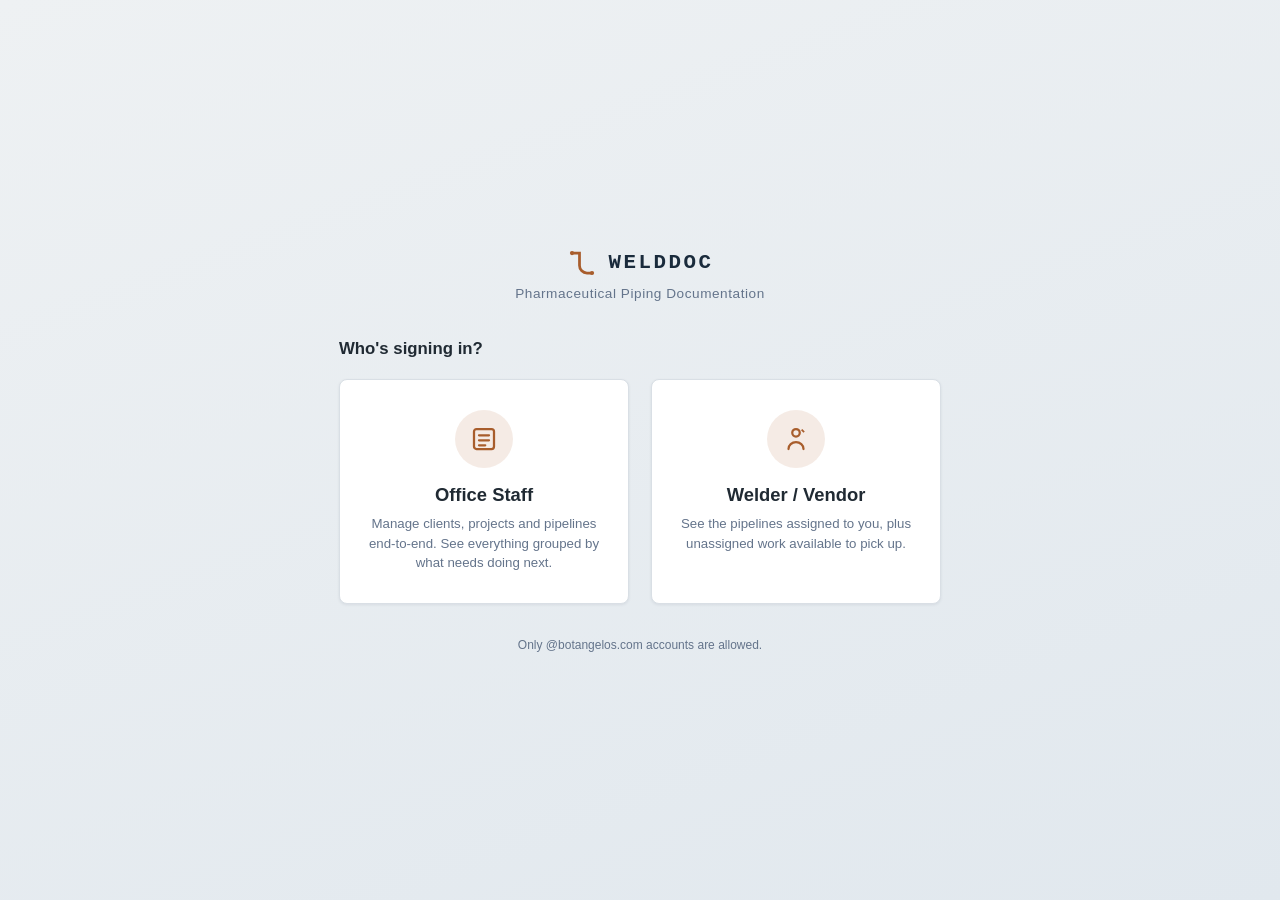
<file: weldoc/role.html>
<!DOCTYPE html><html lang="en"><head><meta charset="UTF-8"><meta name="viewport" content="width=device-width, initial-scale=1.0">
<title>WeldDoc — Sign in</title><link rel="stylesheet" href="styles.css">
<style>
.ms-btn{display:inline-flex;align-items:center;gap:12px;padding:12px 24px;border:1px solid #8c8c8c;border-radius:4px;background:#fff;cursor:pointer;font-size:1rem;font-family:inherit;transition:box-shadow .15s}
.ms-btn:hover{box-shadow:0 2px 8px rgba(0,0,0,.15)}
</style>
</head><body>
<div class="role-page">
  <div class="role-brand">
    <svg width="30" height="30" viewBox="0 0 24 24" fill="none" xmlns="http://www.w3.org/2000/svg"><path d="M4 4H10V14C10 17.3137 12.6863 20 16 20H20" stroke="currentColor" stroke-width="2.2" stroke-linecap="round"/><circle cx="4" cy="4" r="1.7" fill="currentColor"/><circle cx="20" cy="20" r="1.7" fill="currentColor"/></svg>
    <span class="brand-name">WELDDOC</span>
  </div>
  <div class="role-tagline">Pharmaceutical Piping Documentation</div>

  <!-- Step 1: Role selection -->
  <div id="role-select">
    <div style="font-weight:700;font-size:1.05rem;margin-bottom:20px;">Who's signing in?</div>
    <div class="role-cards">
      <a class="role-card" href="#" onclick="selectRole('office');return false;">
        <div class="role-icon"><svg viewBox="0 0 24 24" fill="none"><rect x="4" y="4" width="16" height="16" rx="2" stroke="currentColor" stroke-width="1.8"/><path d="M8 9h8M8 13h8M8 17h5" stroke="currentColor" stroke-width="1.8" stroke-linecap="round"/></svg></div>
        <h2>Office Staff</h2>
        <p>Manage clients, projects and pipelines end-to-end. See everything grouped by what needs doing next.</p>
      </a>
      <a class="role-card" href="#" onclick="selectRole('vendor');return false;">
        <div class="role-icon"><svg viewBox="0 0 24 24" fill="none"><circle cx="12" cy="7" r="3" stroke="currentColor" stroke-width="1.8"/><path d="M6 20c0-3 2.7-5.5 6-5.5s6 2.5 6 5.5" stroke="currentColor" stroke-width="1.8" stroke-linecap="round"/><path d="m17 4 2 2-1 1-2-2z" fill="currentColor"/></svg></div>
        <h2>Welder / Vendor</h2>
        <p>See the pipelines assigned to you, plus unassigned work available to pick up.</p>
      </a>
    </div>
  </div>

  <!-- Step 2: Microsoft login (hidden initially) -->
  <div id="login-step" style="display:none;">
    <div style="font-weight:700;font-size:1.05rem;margin-bottom:24px;">Sign in to continue</div>
    <a id="ms-login-btn" href="/login" class="ms-btn">
      <svg xmlns="http://www.w3.org/2000/svg" width="21" height="21" viewBox="0 0 21 21"><rect x="1" y="1" width="9" height="9" fill="#f25022"/><rect x="11" y="1" width="9" height="9" fill="#7fba00"/><rect x="1" y="11" width="9" height="9" fill="#00a4ef"/><rect x="11" y="11" width="9" height="9" fill="#ffb900"/></svg>
      Sign in with Microsoft
    </a>
    <div style="margin-top:16px;">
      <button onclick="backToRoles()" style="background:none;border:none;color:var(--copper);cursor:pointer;font-size:0.85rem;">&larr; Back to role selection</button>
    </div>
  </div>

  <div class="role-foot">Only @botangelos.com accounts are allowed.</div>
</div>
<script>
function selectRole(role){
  localStorage.setItem('weldoc_role', role);
  document.getElementById('role-select').style.display='none';
  document.getElementById('login-step').style.display='block';
}
function backToRoles(){
  document.getElementById('role-select').style.display='';
  document.getElementById('login-step').style.display='none';
}
</script>
</body></html>
</file>
<file: weldoc/styles.css>
:root {
  --ink:#1A2B3C; --blueprint:#3E6690; --blueprint-light:#8FB4D9; --blueprint-soft:rgba(62,102,144,0.14);
  --copper:#A85D2C; --copper-hover:#8A4B22; --copper-soft:rgba(168,93,44,0.12); --copper-ink:#7A431F;
  --bg:#EEF1F3; --surface:#FFFFFF; --border:#D9DFE5; --text:#202A33; --text-muted:#64748B;
  --danger:#A83232; --danger-hover:#8A2828; --danger-soft:rgba(168,50,50,0.10);
  --success:#2F7D52; --success-soft:rgba(47,125,82,0.12);
  --radius:4px; --shadow-sm:0 1px 3px rgba(26,43,60,0.08); --shadow-md:0 12px 32px rgba(26,43,60,0.22);
  --sans:-apple-system,BlinkMacSystemFont,"Segoe UI",Roboto,Helvetica,Arial,sans-serif;
  --mono:ui-monospace,"SF Mono","Cascadia Mono","Roboto Mono",Consolas,"Courier New",monospace;
  --sidebar-w:224px; --topbar-h:56px;
}
* { box-sizing:border-box; }
body { margin:0; font-family:var(--sans); background:var(--bg); color:var(--text); -webkit-font-smoothing:antialiased; }
a { color:inherit; }
a:focus-visible,button:focus-visible,input:focus-visible,textarea:focus-visible,select:focus-visible { outline:2px solid var(--blueprint); outline-offset:2px; }
@media (prefers-reduced-motion:reduce){ *{transition:none!important;} }

.accent-bar{position:fixed;top:0;left:0;right:0;height:4px;background:var(--copper);z-index:60;}
.topbar{position:fixed;top:4px;left:0;right:0;height:var(--topbar-h);background:var(--ink);color:#fff;padding:0 24px;display:flex;align-items:center;gap:20px;z-index:55;}
.brand{display:flex;align-items:center;gap:10px;text-decoration:none;}
.brand svg{color:var(--copper);flex-shrink:0;}
.brand-text{display:flex;flex-direction:column;line-height:1.15;}
.brand-name{font-family:var(--mono);font-weight:700;font-size:0.95rem;letter-spacing:0.12em;color:#fff;}
.brand-tagline{font-size:0.62rem;letter-spacing:0.1em;color:#8CA0B3;text-transform:uppercase;}
.topbar-divider{width:1px;align-self:stretch;background:#2E4257;}
.breadcrumb{font-family:var(--mono);font-size:0.75rem;letter-spacing:0.04em;text-transform:uppercase;color:var(--blueprint-light);flex:1;}
.breadcrumb a{color:var(--blueprint-light);text-decoration:none;} .breadcrumb a:hover{text-decoration:underline;}
.topbar-reset{background:none;border:1px solid #2E4257;color:#8CA0B3;font-size:0.68rem;padding:5px 10px;border-radius:4px;cursor:pointer;font-family:var(--sans);}
.topbar-reset:hover{color:#fff;border-color:#456079;}

.sidebar{position:fixed;top:calc(var(--topbar-h) + 4px);left:0;bottom:0;width:var(--sidebar-w);background:var(--surface);border-right:1px solid var(--border);overflow-y:auto;z-index:40;padding:14px 0;display:flex;flex-direction:column;}
.nav-section-label{font-size:0.64rem;font-weight:700;text-transform:uppercase;letter-spacing:0.08em;color:#9AA7B3;padding:6px 22px 6px;}
.nav-tab{display:flex;align-items:center;gap:11px;padding:10px 22px;font-size:0.88rem;font-weight:600;color:var(--text-muted);text-decoration:none;border-left:3px solid transparent;}
.nav-tab:hover{color:var(--text);background:#F5F7F9;}
.nav-tab.active{color:var(--ink);border-left-color:var(--copper);background:var(--copper-soft);}
.nav-tab svg{flex-shrink:0;width:17px;height:17px;opacity:0.85;}
.nav-tab .nav-label{flex:1;}
.nav-count{font-family:var(--mono);font-size:0.7rem;font-weight:600;background:var(--blueprint-soft);color:var(--blueprint);border-radius:10px;padding:1px 7px;}
.nav-tab.active .nav-count{background:#fff;}
.sidebar-role{margin-top:auto;padding:14px 22px 4px;border-top:1px solid var(--border);}
.sidebar-role .role-line{font-size:0.72rem;color:var(--text-muted);margin-bottom:6px;}
.sidebar-role .role-line strong{color:var(--text);}
.sidebar-role a{font-size:0.78rem;color:var(--blueprint);font-weight:600;text-decoration:none;} .sidebar-role a:hover{text-decoration:underline;}

.content{margin-left:var(--sidebar-w);padding:calc(var(--topbar-h) + 28px) 32px 64px;max-width:1400px;}
.context-bar{display:flex;align-items:center;gap:8px;flex-wrap:wrap;font-size:0.82rem;color:var(--text-muted);margin-bottom:14px;}
.context-bar a{color:var(--blueprint);text-decoration:none;font-weight:600;} .context-bar a:hover{text-decoration:underline;}
.context-bar .sep{color:#B7C2CC;}
.page-header{display:flex;justify-content:space-between;align-items:flex-start;margin-bottom:18px;flex-wrap:wrap;gap:12px;}
.page-header h1{font-size:1.4rem;margin:0;font-weight:700;}
.page-subtitle{color:var(--text-muted);font-size:0.87rem;margin-top:5px;}
.back-link{background:none;border:none;color:var(--blueprint);font-weight:600;font-size:0.85rem;cursor:pointer;padding:0;margin-bottom:12px;font-family:var(--sans);text-decoration:none;display:inline-block;}
.back-link:hover{text-decoration:underline;}

.stat-grid{display:flex;gap:14px;flex-wrap:wrap;margin-bottom:24px;}
.stat-tile{background:var(--surface);border:1px solid var(--border);border-left:3px solid var(--blueprint);border-radius:var(--radius);padding:15px 20px;min-width:130px;flex:1;box-shadow:var(--shadow-sm);}
.stat-tile.t-copper{border-left-color:var(--copper);} .stat-tile.t-success{border-left-color:var(--success);}
.stat-tile.t-danger{border-left-color:var(--danger);} .stat-tile.t-neutral{border-left-color:#9AA7B3;}
.stat-num{font-size:1.75rem;font-weight:700;line-height:1.1;}
.stat-label{font-size:0.72rem;text-transform:uppercase;letter-spacing:0.05em;color:var(--text-muted);margin-top:5px;font-weight:600;}

.filter-chip-bar{margin-bottom:16px;min-height:4px;}
.filter-chip{display:inline-flex;align-items:center;gap:8px;background:var(--copper-soft);color:var(--copper-ink);border:1px solid #E3C4AE;border-radius:20px;padding:4px 6px 4px 13px;font-weight:600;font-size:0.8rem;}
.filter-chip a{background:#fff;border:none;border-radius:50%;width:18px;height:18px;line-height:18px;text-align:center;font-size:0.8rem;color:var(--copper-ink);cursor:pointer;text-decoration:none;}

.btn{border:none;border-radius:var(--radius);padding:10px 18px;font-size:0.88rem;font-weight:600;cursor:pointer;font-family:var(--sans);transition:background 0.15s ease,border-color 0.15s ease;text-decoration:none;display:inline-block;}
.btn-primary{background:var(--copper);color:#fff;} .btn-primary:hover{background:var(--copper-hover);}
.btn-ghost{background:transparent;color:var(--text);border:1px solid var(--border);} .btn-ghost:hover{background:#E4E9ED;}
.btn-danger{background:var(--danger);color:#fff;} .btn-danger:hover{background:var(--danger-hover);}
.btn-sm{padding:6px 12px;font-size:0.8rem;}
.btn-link{background:none;border:none;color:var(--blueprint);font-weight:600;font-size:0.83rem;cursor:pointer;padding:4px 6px;font-family:var(--sans);border-radius:3px;text-decoration:none;}
.btn-link:hover{text-decoration:underline;} .btn-link-danger{color:var(--danger);}

.filter-bar{display:flex;flex-wrap:wrap;align-items:center;gap:10px;margin-bottom:16px;}
.filter-bar select{padding:8px 12px;min-width:160px;border:1px solid var(--border);border-radius:var(--radius);font-size:0.85rem;font-family:var(--sans);color:var(--text);background:var(--surface);}
.filter-bar select:focus{outline:none;border-color:var(--copper);}
.filter-clear{background:none;border:none;color:var(--blueprint);font-size:0.83rem;font-weight:600;cursor:pointer;padding:4px 6px;text-decoration:none;} .filter-clear:hover{text-decoration:underline;}
.filter-input-wrap{margin-bottom:16px;}
.filter-input-wrap input{padding:9px 14px;border:1px solid var(--border);border-radius:var(--radius);font-size:0.88rem;font-family:var(--sans);width:100%;max-width:320px;}
.filter-input-wrap input:focus{outline:none;border-color:var(--copper);box-shadow:0 0 0 3px var(--copper-soft);}

.table-card{background:var(--surface);border:1px solid var(--border);border-radius:var(--radius);box-shadow:var(--shadow-sm);overflow-x:auto;}
table{width:100%;border-collapse:collapse;min-width:660px;}
table.table-wide{min-width:900px;} table.table-xwide{min-width:1240px;}
th{text-align:left;font-size:0.72rem;text-transform:uppercase;letter-spacing:0.07em;color:var(--text-muted);background:#F5F7F9;padding:12px 16px;border-bottom:1px solid var(--border);font-weight:700;white-space:nowrap;}
td{padding:12px 16px;border-bottom:1px solid var(--border);font-size:0.88rem;vertical-align:middle;}
tr:last-child td{border-bottom:none;} tbody tr:hover{background:#F8FAFB;}
tbody tr.clickable-row{cursor:pointer;}
.col-name{font-weight:600;} .col-mono{font-family:var(--mono);font-size:0.82rem;color:var(--text);}
.col-remarks{color:var(--text-muted);max-width:240px;} .col-actions{text-align:right;white-space:nowrap;}
.muted{color:#A9B4BE;font-family:var(--sans);}
.empty-row td{text-align:center;padding:44px 20px;color:var(--text-muted);}
.row-error td{background:rgba(220,38,38,0.08);border-top:1px solid rgba(220,38,38,0.25);border-bottom:1px solid rgba(220,38,38,0.25);}
.row-error td:first-child{border-left:3px solid #dc2626;}
.btn-edit-inline{background:none;border:none;color:var(--text-muted);cursor:pointer;font-size:0.85rem;padding:2px 4px;margin-left:4px;opacity:0.6;} .btn-edit-inline:hover{opacity:1;color:var(--blueprint);}
.waz-doc-current{display:flex;align-items:center;gap:8px;margin-bottom:8px;padding:8px 12px;background:var(--bg);border:1px solid var(--border);border-radius:var(--radius);}
.waz-doc-remove{color:#dc2626;font-size:0.8rem;}
.cell-link{color:var(--blueprint);font-weight:600;cursor:pointer;text-decoration:none;} .cell-link:hover{text-decoration:underline;}
.pipe-no{font-family:var(--mono);font-weight:600;color:var(--blueprint);font-size:0.82rem;cursor:pointer;text-decoration:none;} .pipe-no:hover{text-decoration:underline;}
.person-name{color:var(--blueprint);font-weight:600;cursor:pointer;display:inline;text-decoration:none;} .person-name:hover{text-decoration:underline;}
.person-name.warn{color:var(--copper-ink);} .person-name.expired{color:var(--danger);}
.person-sub{display:block;font-size:0.72rem;color:var(--text-muted);font-family:var(--mono);}
.plus-badge{display:inline-flex;align-items:center;justify-content:center;margin-left:6px;background:var(--blueprint-soft);color:var(--blueprint);border:none;border-radius:10px;padding:1px 8px;font-size:0.7rem;font-weight:700;font-family:var(--mono);cursor:pointer;vertical-align:middle;}
.plus-badge:hover{filter:brightness(0.95);}

.status-badge{border:none;border-radius:999px;padding:5px 12px;font-size:0.78rem;font-weight:600;cursor:pointer;font-family:var(--sans);white-space:nowrap;}
.status-badge:hover{filter:brightness(0.95);}
.status-not-started{background:#E4E9ED;color:#5A6B7A;} .status-ongoing{background:var(--blueprint-soft);color:var(--blueprint);} .status-completed{background:var(--success-soft);color:var(--success);}

.pill{display:inline-flex;align-items:center;gap:6px;font-size:0.75rem;font-weight:600;padding:4px 10px;border-radius:20px;white-space:nowrap;}
.pill .dot{width:7px;height:7px;border-radius:50%;flex:none;}
.pill-0{background:#E4E9ED;color:#5A6B7A;} .pill-0 .dot{background:#5A6B7A;}
.pill-1{background:var(--blueprint-soft);color:var(--blueprint);} .pill-1 .dot{background:var(--blueprint);}
.pill-2{background:var(--copper-soft);color:var(--copper-ink);} .pill-2 .dot{background:var(--copper);}
.pill-3{background:rgba(93,79,168,0.14);color:#4E3F94;} .pill-3 .dot{background:#5D4FA8;}
.pill-4{background:rgba(19,124,140,0.14);color:#0F6B78;} .pill-4 .dot{background:#137C8C;}
.pill-5{background:var(--success-soft);color:var(--success);} .pill-5 .dot{background:var(--success);}

.cpill{display:inline-flex;align-items:center;gap:5px;font-size:0.7rem;font-weight:700;padding:2px 8px;border-radius:12px;white-space:nowrap;text-transform:uppercase;letter-spacing:0.03em;}
.cpill-valid{background:var(--success-soft);color:var(--success);} .cpill-expiring{background:var(--copper-soft);color:var(--copper-ink);} .cpill-expired{background:var(--danger-soft);color:var(--danger);}
.valid-cell{display:flex;flex-direction:column;gap:4px;}

.docs{display:flex;gap:5px;}
.doc-chip{display:inline-flex;align-items:center;padding:3px 9px;border-radius:4px;font-size:0.72rem;font-weight:600;font-family:var(--mono);text-decoration:none;border:1px solid var(--border);white-space:nowrap;cursor:pointer;}
.doc-iso{color:var(--blueprint);} .doc-iso:hover{background:var(--blueprint-soft);border-color:var(--blueprint-light);}
.doc-weld{color:var(--copper-ink);} .doc-weld:hover{background:var(--copper-soft);border-color:#E3C4AE;}
.doc-final{color:var(--success);} .doc-final:hover{background:var(--success-soft);border-color:#9BD3AF;}
.doc-slot{display:inline-flex;align-items:center;padding:3px 9px;border-radius:4px;font-size:0.72rem;font-family:var(--mono);border:1px dashed #D7DDE3;color:#C2CAD3;}

.img-btn{display:inline-flex;align-items:center;gap:5px;padding:4px 10px;border-radius:4px;font-size:0.75rem;font-weight:600;border:1px solid var(--border);background:#fff;cursor:pointer;color:var(--blueprint);text-decoration:none;}
.img-btn:hover{background:var(--blueprint-soft);} .img-btn.empty{color:#C2CAD3;border-style:dashed;cursor:default;}
.remarks-btn{background:none;border:none;color:var(--blueprint);font-weight:600;font-size:0.8rem;cursor:pointer;text-decoration:underline;} .remarks-btn.none{color:#C2CAD3;text-decoration:none;cursor:default;}
.between-cell{display:flex;align-items:center;gap:6px;flex-wrap:wrap;} .between-arrow{color:var(--text-muted);}
.type-tag{font-family:var(--mono);font-weight:700;font-size:0.78rem;}

.info-panel{background:var(--surface);border:1px solid var(--border);border-radius:var(--radius);box-shadow:var(--shadow-sm);padding:20px 24px;margin-bottom:20px;}
.info-grid{display:grid;grid-template-columns:repeat(auto-fill,minmax(190px,1fr));gap:14px 24px;}
.info-item .k{font-size:0.7rem;text-transform:uppercase;letter-spacing:0.05em;color:var(--text-muted);font-weight:600;margin-bottom:4px;}
.info-item .v{font-size:0.92rem;font-weight:600;} .info-item .v.mono{font-family:var(--mono);font-size:0.82rem;}
.profile-head{display:flex;align-items:center;gap:16px;margin-bottom:22px;}
.profile-avatar{width:54px;height:54px;border-radius:50%;background:var(--blueprint);color:#fff;display:flex;align-items:center;justify-content:center;font-family:var(--mono);font-weight:700;font-size:1.1rem;flex-shrink:0;}
.profile-meta h1{margin:0;font-size:1.4rem;} .profile-meta .sub{color:var(--text-muted);font-size:0.85rem;margin-top:3px;font-family:var(--mono);}
.section-label{font-size:0.82rem;font-weight:700;text-transform:uppercase;letter-spacing:0.06em;color:var(--text-muted);margin:22px 0 12px;}

.subtab-nav{display:flex;gap:6px;border-bottom:1px solid var(--border);margin-bottom:20px;}
.subtab{background:none;border:none;padding:10px 14px;font-size:0.9rem;font-weight:600;color:var(--text-muted);cursor:pointer;border-bottom:2px solid transparent;font-family:var(--sans);}
.subtab:hover{color:var(--text);} .subtab.active{color:var(--ink);border-bottom-color:var(--copper);}
.detail-toolbar{display:flex;justify-content:space-between;align-items:center;margin-bottom:14px;flex-wrap:wrap;gap:10px;}
.detail-toolbar h2{font-size:1.05rem;margin:0;}

.seam-card{background:var(--surface);border:1px solid var(--border);border-radius:var(--radius);box-shadow:var(--shadow-sm);margin-bottom:20px;overflow:hidden;}
.seam-card-head{padding:14px 20px;border-bottom:1px solid var(--border);font-family:var(--mono);font-weight:700;font-size:0.85rem;letter-spacing:0.05em;color:var(--blueprint);text-transform:uppercase;}
.seam-schematic{display:flex;align-items:center;justify-content:center;padding:34px 20px 12px;flex-wrap:wrap;}
.pos-box{background:#EEF2F6;border:1px solid var(--border);padding:18px 24px;min-width:150px;text-align:center;}
.pos-box .pos-label{font-family:var(--mono);font-weight:700;color:var(--text);}
.pos-box .pos-desc{font-size:0.72rem;color:var(--text-muted);margin-top:6px;}
.naht-marker{display:flex;flex-direction:column;align-items:center;padding:0 4px;}
.naht-marker .naht-label{font-family:var(--mono);font-size:0.7rem;font-weight:700;color:var(--copper-ink);margin-bottom:4px;}
.naht-marker .naht-bar{width:8px;height:44px;border-radius:5px;background:var(--copper);}
.seam-drawing-line{text-align:center;font-size:0.8rem;color:var(--text-muted);padding:4px 20px 18px;}
.seam-metrics{display:grid;grid-template-columns:repeat(auto-fill,minmax(150px,1fr));border-top:1px solid var(--border);}
.seam-metric{padding:14px 18px;border-right:1px solid var(--border);border-bottom:1px solid var(--border);}
.seam-metric .k{font-size:0.66rem;text-transform:uppercase;letter-spacing:0.05em;color:var(--text-muted);font-weight:600;}
.seam-metric .v{font-weight:600;margin-top:6px;}
.jm-head{font-size:0.82rem;font-weight:700;text-transform:uppercase;letter-spacing:0.06em;color:var(--text-muted);margin:6px 0 12px;}
.jm-grid{display:grid;grid-template-columns:repeat(auto-fill,minmax(280px,1fr));gap:14px;}
.jm-card{border:1px solid var(--border);border-radius:var(--radius);background:var(--surface);box-shadow:var(--shadow-sm);overflow:hidden;}
.jm-card-head{display:flex;align-items:center;gap:8px;padding:10px 14px;background:#F5F7F9;border-bottom:1px solid var(--border);}
.jm-item-tag{background:var(--ink);color:#fff;border-radius:3px;padding:2px 8px;font-size:0.72rem;font-weight:700;}
.jm-waz{font-family:var(--mono);font-size:0.78rem;color:var(--text-muted);}
.jm-card-body{padding:14px;}
.jm-title{font-weight:700;font-size:0.9rem;margin-bottom:10px;}
.jm-row{display:flex;justify-content:space-between;padding:4px 0;font-size:0.82rem;gap:12px;}
.jm-row .k{color:var(--blueprint);} .jm-row .v{font-family:var(--mono);text-align:right;}
.ok-tag{background:var(--success-soft);color:var(--success);border-radius:3px;padding:1px 8px;font-size:0.72rem;font-weight:700;}
.na-tag{background:#E4E9ED;color:#5A6B7A;border-radius:3px;padding:1px 8px;font-size:0.72rem;font-weight:700;}

.chip-links{display:flex;gap:8px;flex-wrap:wrap;}
.chip-link{display:inline-flex;align-items:center;gap:6px;padding:6px 12px;border:1px solid var(--border);border-radius:20px;font-size:0.82rem;font-weight:600;color:var(--blueprint);text-decoration:none;background:#fff;}
.chip-link:hover{background:var(--blueprint-soft);}

.modal-overlay{display:none;position:fixed;inset:0;background:rgba(26,43,60,0.55);align-items:flex-start;justify-content:center;z-index:100;padding:44px 20px;overflow:auto;}
.modal-overlay.open{display:flex;}
.modal{background:#fff;border-radius:var(--radius);padding:28px;width:100%;max-width:440px;box-shadow:var(--shadow-md);position:relative;}
.modal.modal-wide{max-width:640px;} .modal.modal-small{max-width:420px;}
.modal-close{position:absolute;top:18px;right:18px;background:none;border:none;font-size:1.1rem;color:var(--text-muted);cursor:pointer;line-height:1;} .modal-close:hover{color:var(--text);}
.modal h2{margin:0 0 20px;font-size:1.15rem;padding-right:20px;}
.form-grid{display:grid;grid-template-columns:1fr 1fr;gap:14px 16px;}
#dn-fields-container,#mp-dn-container{display:grid;grid-template-columns:1fr 1fr;gap:14px 16px;grid-column:1/-1;}
.field{display:block;} .field.wide{grid-column:1/-1;}
.field span.lbl{display:block;font-size:0.78rem;font-weight:600;color:var(--text-muted);margin-bottom:6px;}
.field span.lbl .req{color:var(--danger);font-size:0.85em;margin-left:2px;}
.field input,.field textarea,.field select{width:100%;padding:9px 12px;border:1px solid var(--border);border-radius:3px;font-size:0.9rem;font-family:var(--sans);color:var(--text);background:#fff;}
.field textarea{min-height:64px;resize:vertical;}
.field input:focus,.field textarea:focus,.field select:focus{outline:none;border-color:var(--copper);box-shadow:0 0 0 3px var(--copper-soft);}
.field input:disabled{background:#F1F4F6;color:var(--text-muted);cursor:not-allowed;}
.field input[type=file]{padding:7px 10px;font-size:0.82rem;}
.field-hint{font-size:0.72rem;color:var(--text-muted);margin-top:5px;}
.check-row{display:flex;gap:20px;align-items:center;}
.check-row label{display:flex;align-items:center;gap:8px;font-size:0.86rem;cursor:pointer;} .check-row input{width:auto;}
.inline-add-toggle{background:none;border:none;color:var(--blueprint);font-weight:600;font-size:0.78rem;cursor:pointer;padding:6px 0 0;} .inline-add-toggle:hover{text-decoration:underline;}
.inline-add-panel{display:none;margin-top:8px;padding:12px;background:#F5F7F9;border:1px solid var(--border);border-radius:4px;} .inline-add-panel.open{display:block;}
.inline-add-row{display:flex;gap:8px;} .inline-add-row input{flex:1;} .inline-add-row .btn{padding:8px 14px;white-space:nowrap;}
.checklist{max-height:148px;overflow-y:auto;border:1px solid var(--border);border-radius:4px;padding:6px 10px;background:#fff;}
.check-item{display:flex;align-items:center;gap:8px;padding:5px 0;font-size:0.86rem;cursor:pointer;} .check-item input{width:auto;}
.conn-row{display:flex;gap:8px;margin-bottom:8px;align-items:center;} .conn-row select{flex:1;}
.conn-remove{background:none;border:1px solid var(--border);border-radius:4px;color:var(--danger);cursor:pointer;padding:7px 11px;font-weight:700;}
.conn-remove:hover{background:var(--danger-soft);}
.select-other-text{margin-top:8px;}
.modal-note{grid-column:1/-1;font-size:0.76rem;color:var(--text-muted);background:#F5F7F9;border-radius:5px;padding:9px 12px;line-height:1.5;}
.modal-err{grid-column:1/-1;font-size:0.8rem;color:var(--danger);background:var(--danger-soft);border-radius:5px;padding:9px 12px;display:none;}
.modal-err.show{display:block;}
.modal-actions{display:flex;justify-content:flex-end;gap:10px;margin-top:22px;}
.modal-small p{color:var(--text-muted);font-size:0.9rem;line-height:1.55;}
.img-placeholder{height:180px;background:#EEF2F6;border:1px dashed var(--border);border-radius:4px;display:flex;align-items:center;justify-content:center;color:var(--text-muted);font-size:0.85rem;margin-bottom:12px;text-align:center;padding:0 20px;}
.profile-row{display:flex;justify-content:space-between;padding:8px 0;border-bottom:1px solid var(--border);font-size:0.88rem;} .profile-row:last-child{border-bottom:none;}

/* ---- title dropdown (switch pipeline / project) ---- */
.title-switch{display:inline-flex;align-items:center;gap:8px;position:relative;}
.title-switch h1{margin:0;}
.title-switch-btn{background:none;border:1px solid var(--border);border-radius:var(--radius);color:var(--text-muted);cursor:pointer;padding:5px 9px;display:inline-flex;align-items:center;gap:4px;font-size:0.8rem;font-family:var(--sans);}
.title-switch-btn:hover{background:#E4E9ED;color:var(--text);}
.title-switch select{border:1px solid var(--border);border-radius:var(--radius);background:var(--surface);color:var(--text);font-family:var(--sans);font-size:0.86rem;font-weight:600;padding:7px 10px;cursor:pointer;max-width:420px;}
.title-switch select:focus{outline:none;border-color:var(--copper);box-shadow:0 0 0 3px var(--copper-soft);}
.title-switch-label{font-size:0.68rem;text-transform:uppercase;letter-spacing:0.06em;color:var(--text-muted);font-weight:700;}

/* ---- workflow action bar (mark-as-done / download / export) ---- */
.workflow-bar{display:flex;flex-wrap:wrap;align-items:center;gap:12px;background:var(--surface);border:1px solid var(--border);border-radius:var(--radius);box-shadow:var(--shadow-sm);padding:14px 18px;margin:16px 0 4px;}
.workflow-step{display:flex;align-items:center;gap:8px;font-size:0.82rem;color:var(--text-muted);}
.workflow-step .step-dot{width:20px;height:20px;border-radius:50%;background:#E4E9ED;color:#8695A3;display:flex;align-items:center;justify-content:center;font-size:0.7rem;font-weight:700;flex-shrink:0;}
.workflow-step.done .step-dot{background:var(--success);color:#fff;}
.workflow-step.current .step-dot{background:var(--copper);color:#fff;}
.workflow-step.done{color:var(--text);}
.workflow-arrow{color:#C2CAD3;}
.mark-done-bar{display:flex;flex-wrap:wrap;align-items:center;gap:12px;margin-top:16px;padding:14px 18px;background:#F5F7F9;border:1px solid var(--border);border-radius:var(--radius);}
.mark-done-bar .md-text{font-size:0.85rem;color:var(--text-muted);flex:1;min-width:200px;}
.mark-done-bar .md-text strong{color:var(--text);}
.btn-success{background:var(--success);color:#fff;} .btn-success:hover{background:#256641;}
.btn:disabled{opacity:0.5;cursor:not-allowed;}
.done-chip{display:inline-flex;align-items:center;gap:6px;color:var(--success);font-weight:700;font-size:0.85rem;}
.done-chip svg{width:16px;height:16px;}

/* ---- archive action button ---- */
.btn-archive{background:none;border:none;color:var(--text-muted);cursor:pointer;padding:4px 6px;font-family:var(--sans);font-weight:600;font-size:0.83rem;border-radius:3px;display:inline-flex;align-items:center;gap:5px;}
.btn-archive:hover{color:var(--copper-ink);background:var(--copper-soft);}
.btn-archive svg{width:15px;height:15px;}

/* ---- DN mismatch warning ---- */
.dn-warn{background:rgba(230,160,40,0.18);color:#9A6700;font-weight:700;border-left:3px solid #D9A020;}

/* ---- drag & drop material rows ---- */
.drag-handle{cursor:grab;color:var(--text-muted);font-size:1rem;margin-right:4px;vertical-align:middle;}
tr[draggable="true"]{cursor:grab;}
tr[draggable="true"]:active{cursor:grabbing;}
tr.drag-over td{border-top:2px solid var(--copper)!important;}

/* ---- column header filter dropdown ---- */
.col-filter{position:relative;cursor:pointer;user-select:none;}
.col-filter-btn{display:inline-flex;align-items:center;gap:5px;white-space:nowrap;}
.col-filter-btn::after{content:'▾';font-size:1.1em;opacity:0.5;line-height:1;}
.col-filter.active .col-filter-btn{color:var(--copper);font-weight:700;}
.col-filter.active .col-filter-btn::after{content:'';display:inline-flex;align-items:center;justify-content:center;width:14px;height:14px;border-radius:50%;background:var(--copper);color:#fff;font-size:0.6rem;font-weight:700;}
.col-filter-panel{display:none;position:fixed;z-index:999;min-width:180px;max-height:280px;overflow-y:auto;background:var(--surface);border:1px solid var(--border);border-radius:6px;box-shadow:var(--shadow-md);padding:6px 0;}
.col-filter.open .col-filter-panel{display:block;}
.col-filter-panel .cf-clear{display:block;padding:7px 14px;font-size:0.78rem;color:var(--blueprint);font-weight:600;cursor:pointer;border:none;background:none;width:100%;text-align:left;}
.col-filter-panel .cf-clear:hover{background:var(--blueprint-soft);}
.col-filter-panel .cf-opt{display:block;padding:6px 14px;font-size:0.8rem;cursor:pointer;color:var(--text);white-space:nowrap;}
.col-filter-panel .cf-opt:hover{background:#F5F7F9;}
.col-filter-panel .cf-opt.selected{color:var(--copper);font-weight:700;background:var(--copper-soft);}
/* table-card: horizontal scroll at bottom */
.table-card{background:var(--surface);border:1px solid var(--border);border-radius:var(--radius);box-shadow:var(--shadow-sm);overflow-x:auto;}

/* ---- combined view (table) ---- */
.cv-mat-row td{background:var(--surface);}
.cv-weld-row td{background:rgba(143,180,217,0.12);font-size:0.82rem;}
.cv-table-flag{font-size:0.68rem;font-weight:700;text-transform:uppercase;color:var(--blueprint);}
.cv-branch-badge{display:inline-flex;align-items:center;gap:3px;background:var(--danger-soft);color:var(--danger);border:1px solid rgba(168,50,50,0.3);border-radius:4px;padding:2px 8px;font-size:0.66rem;font-weight:600;font-family:var(--mono);cursor:pointer;margin-left:6px;vertical-align:middle;letter-spacing:0.02em;}
.cv-branch-badge:hover{background:rgba(168,50,50,0.2);color:var(--danger);border-color:var(--danger);}
.cv-blink td{animation:cv-blink 0.5s ease 3;}
@keyframes cv-blink{0%,100%{background:inherit;}50%{background:rgba(168,93,44,0.35) !important;}}

/* ---- inline person dropdown in weld list ---- */
.ipd-wrap{position:relative;display:inline-block;}
.ipd-btn{background:var(--surface);border:1px solid var(--border);border-radius:var(--radius);padding:5px 10px;font-size:0.8rem;font-family:var(--sans);color:var(--text);cursor:pointer;text-align:left;min-width:120px;max-width:180px;white-space:nowrap;overflow:hidden;text-overflow:ellipsis;}
.ipd-btn:hover{border-color:var(--copper);}
.ipd-panel{display:none;position:fixed;z-index:999;background:#fff;border:1px solid var(--border);border-radius:var(--radius);box-shadow:var(--shadow-md);padding:6px 8px;min-width:160px;max-height:240px;overflow-y:auto;}
.ipd-wrap.open .ipd-panel{display:block;}
.ipd-item{display:flex;align-items:center;gap:6px;padding:4px 2px;font-size:0.82rem;cursor:pointer;white-space:nowrap;}
.ipd-item input{width:auto;}

/* ---- archive page ---- */
.archive-client-card{border:1px solid var(--border);border-radius:var(--radius);margin-bottom:14px;overflow:hidden;background:var(--surface);box-shadow:var(--shadow-sm);}
.archive-client-card:last-child{margin-bottom:0;}
.archive-client-head{display:flex;align-items:center;justify-content:space-between;padding:14px 18px;background:#F5F7F9;border-bottom:1px solid var(--border);gap:12px;flex-wrap:wrap;}
.archive-client-head .aclient-name{font-weight:700;font-size:0.95rem;color:var(--text);}
.archive-client-head .aclient-address{font-size:0.82rem;color:var(--text-muted);margin-top:2px;}
.archive-client-head .aclient-remarks{font-size:0.78rem;color:var(--text-muted);margin-top:4px;font-style:italic;}
.archive-client-actions{display:flex;gap:8px;align-items:center;}
.btn-restore{background:none;border:1px solid var(--border);border-radius:var(--radius);color:var(--blueprint);font-weight:600;font-size:0.82rem;cursor:pointer;padding:6px 14px;font-family:var(--sans);display:inline-flex;align-items:center;gap:6px;}
.btn-restore:hover{background:var(--blueprint-soft);border-color:var(--blueprint-light);}
.archive-client-body{padding:14px 18px;}
.archive-client-body .archive-label{font-size:0.72rem;text-transform:uppercase;letter-spacing:0.06em;color:var(--text-muted);font-weight:700;margin-bottom:10px;}
.archive-project-row{display:flex;align-items:center;justify-content:space-between;padding:10px 0;border-bottom:1px solid var(--border);font-size:0.86rem;gap:12px;flex-wrap:wrap;}
.archive-project-row:last-child{border-bottom:none;}
.archive-project-info{display:flex;align-items:center;gap:12px;flex-wrap:wrap;}
.archive-project-info .ap-title{font-weight:600;}
.archive-project-info .ap-no{font-family:var(--mono);font-size:0.78rem;color:var(--text-muted);}
.archive-project-info .ap-location{font-size:0.82rem;color:var(--text-muted);}
.archive-empty{text-align:center;padding:20px 16px;color:var(--text-muted);font-size:0.86rem;}
.archive-empty-page{text-align:center;padding:48px 20px;color:var(--text-muted);font-size:0.92rem;background:var(--surface);border:1px solid var(--border);border-radius:var(--radius);}
.archive-orphan-section{margin-top:20px;}
.archive-detail-panel{margin-top:24px;background:var(--surface);border:1px solid var(--border);border-radius:var(--radius);box-shadow:var(--shadow-sm);padding:20px 24px;}
.archive-detail-head{display:flex;justify-content:space-between;align-items:flex-start;margin-bottom:14px;flex-wrap:wrap;gap:12px;}
.archive-detail-head h2{margin:0;font-size:1.2rem;}
.archive-detail-remarks{font-size:0.85rem;color:var(--text-muted);margin-bottom:16px;font-style:italic;}
.page-header-actions{display:flex;align-items:center;gap:10px;}
.filter-row{display:flex;align-items:center;justify-content:space-between;gap:12px;margin-bottom:16px;}
.filter-row input{padding:9px 14px;border:1px solid var(--border);border-radius:var(--radius);font-size:0.88rem;font-family:var(--sans);width:100%;max-width:320px;}
.filter-row input:focus{outline:none;border-color:var(--copper);box-shadow:0 0 0 3px var(--copper-soft);}

/* ---- home tabs ---- */
.home-tabs{display:flex;flex-wrap:wrap;gap:6px;border-bottom:1px solid var(--border);margin-bottom:20px;}
.home-tab{background:none;border:1px solid transparent;border-bottom:none;padding:10px 14px;font-size:0.85rem;font-weight:600;color:var(--text-muted);cursor:pointer;border-radius:6px 6px 0 0;font-family:var(--sans);display:inline-flex;align-items:center;gap:8px;margin-bottom:-1px;}
.home-tab:hover{color:var(--text);background:#F5F7F9;}
.home-tab.active{color:var(--ink);background:var(--surface);border-color:var(--border);border-bottom-color:var(--surface);}
.home-tab .tab-count{font-family:var(--mono);font-size:0.72rem;font-weight:700;background:var(--blueprint-soft);color:var(--blueprint);border-radius:10px;padding:1px 8px;}
.home-tab.active .tab-count{background:var(--copper-soft);color:var(--copper-ink);}
.home-tab.alert .tab-count{background:var(--danger-soft);color:var(--danger);}
.home-tab-desc{font-size:0.84rem;color:var(--text-muted);margin-bottom:14px;}

/* ---- role selection ---- */
.role-page{min-height:100vh;display:flex;flex-direction:column;align-items:center;justify-content:center;padding:40px 20px;background:linear-gradient(160deg,#EEF1F3 0%,#E1E8EE 100%);}
.role-brand{display:flex;align-items:center;gap:12px;margin-bottom:8px;}
.role-brand svg{color:var(--copper);}
.role-brand .brand-name{font-family:var(--mono);font-weight:700;font-size:1.3rem;letter-spacing:0.12em;color:var(--ink);}
.role-tagline{font-size:0.85rem;color:var(--text-muted);margin-bottom:38px;letter-spacing:0.04em;}
.role-cards{display:flex;gap:22px;flex-wrap:wrap;justify-content:center;}
.role-card{background:var(--surface);border:1px solid var(--border);border-radius:8px;box-shadow:var(--shadow-sm);padding:30px 28px;width:290px;cursor:pointer;text-align:center;text-decoration:none;color:inherit;transition:transform 0.12s ease,box-shadow 0.12s ease,border-color 0.12s ease;display:block;}
.role-card:hover{transform:translateY(-3px);box-shadow:var(--shadow-md);border-color:var(--copper);}
.role-card .role-icon{width:58px;height:58px;border-radius:50%;background:var(--copper-soft);color:var(--copper);display:flex;align-items:center;justify-content:center;margin:0 auto 16px;}
.role-card .role-icon svg{width:30px;height:30px;}
.role-card h2{margin:0 0 8px;font-size:1.15rem;}
.role-card p{margin:0;font-size:0.83rem;color:var(--text-muted);line-height:1.5;}
.role-foot{margin-top:34px;font-size:0.75rem;color:var(--text-muted);}

@media (max-width:720px){ .form-grid{grid-template-columns:1fr;} }
@media (max-width:860px){
  :root{--sidebar-w:0px;}
  .topbar{padding:0 16px;} .brand-tagline{display:none;}
  .sidebar{position:static;top:auto;width:100%;height:auto;flex-direction:row;flex-wrap:nowrap;overflow-x:auto;border-right:none;border-bottom:1px solid var(--border);padding:6px 8px;margin-top:calc(var(--topbar-h) + 4px);}
  .sidebar .nav-section-label,.sidebar-role{display:none;}
  .nav-tab{border-left:none;border-bottom:2px solid transparent;padding:9px 12px;white-space:nowrap;}
  .nav-tab.active{border-left:none;border-bottom-color:var(--copper);}
  .content{margin-left:0;padding:22px 16px 48px;}
  .breadcrumb{display:none;} .col-actions{text-align:left;}
}
</file>
